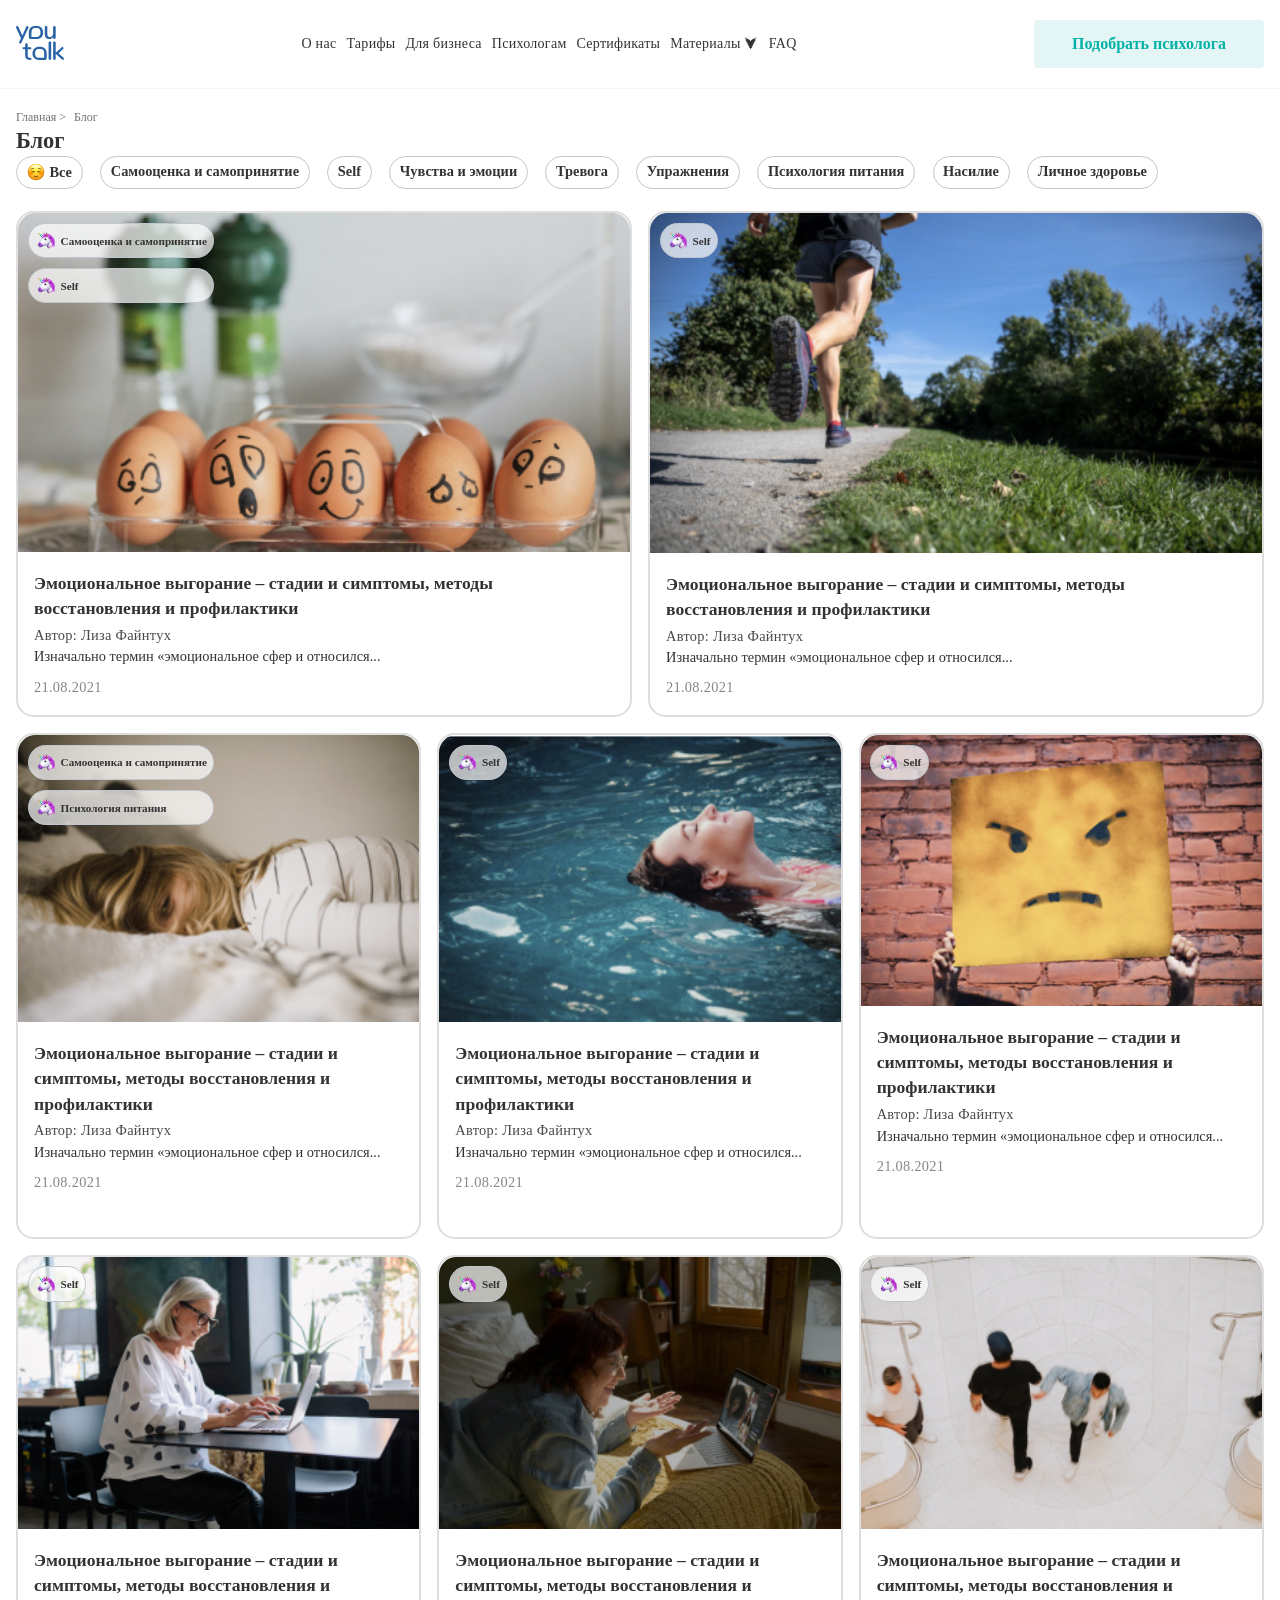
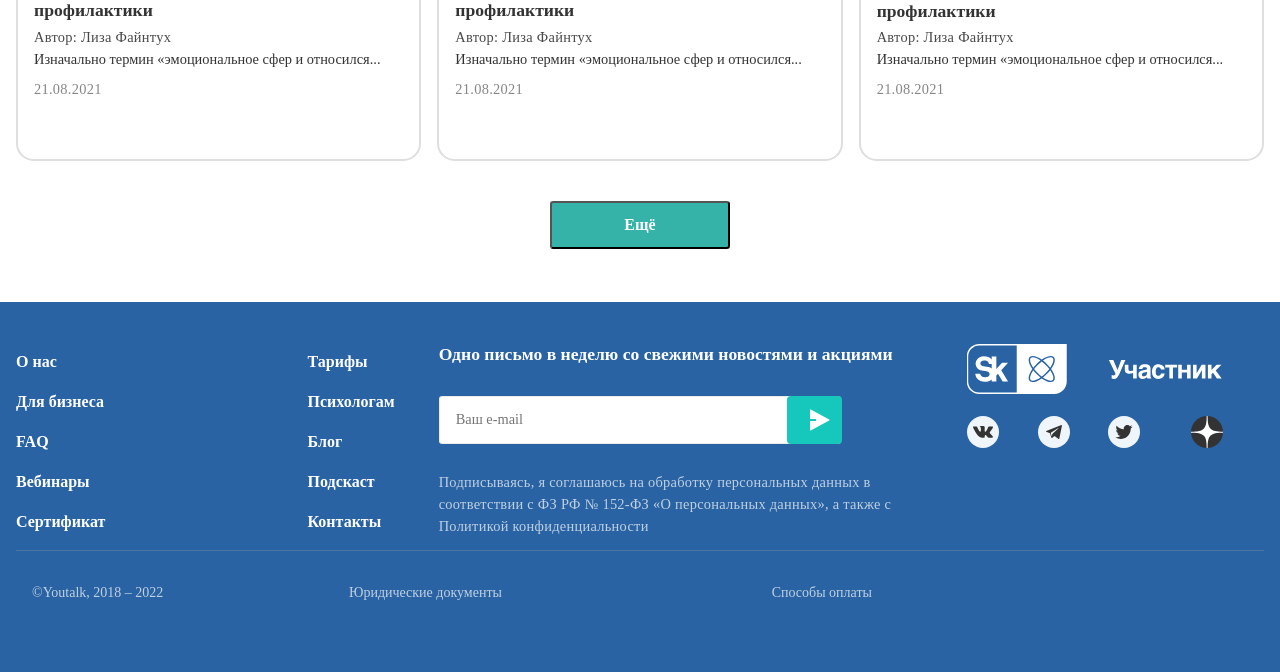
<file: index.html>
<!DOCTYPE html>
<html lang="ru">

<head>
  <meta charset="UTF-8">
  <meta name="viewport" content="width=device-width, initial-scale=1.0">
  <link rel="stylesheet" href="./style/style.css">
  <!-- <link rel="stylesheet" href="/style-pages/anxiety.css"> -->
   <link rel="stylesheet" href="./style/reset.css">
  <link rel="preconnect" href="https://fonts.googleapis.com">
  <link rel="preconnect" href="https://fonts.gstatic.com" crossorigin>
  <link href="https://fonts.googleapis.com/css2?family=Montserrat:ital,wght@0,100..900;1,100..900&display=swap"
    rel="stylesheet">
  <title>YouTalk</title>
</head>

<body>
  <header class="header">
    <a class="header__logo" href="./index.html">
      <img src="./img/svg/header-icon-house.svg" alt="Домой в YouTalk">
    </a>
    <nav class="header__nav">
      <ul>
        <li><a href="./pages/anxiety.html">О нас</a></li>
        <li><a href="./index.html">Тарифы</a></li>
        <li><a href="#">Для бизнеса</a></li>
        <li><a href="#">Психологам</a></li>
        <li><a href="#">Сертификаты</a></li>
        <li><a href="#">Материалы &#11167;</a></li>
        <li><a href="#">FAQ</a></li>
      </ul>
    </nav>
    <button class="header__button">Подобрать психолога</button>
    <button class="header__burger">
      <img class="header__burger-icon" src="./img/svg/header-icon-nav.svg" alt="Разверни навигацию">
    </button>
  </header>
  <!-- хлебные крошки -->
  <nav class="crumbs">
    <ul class="crumbs__nav">
      <li><a href="./index.html">Главная &gt;</a></li>
      <li><a href="./pages/anxiety.html">Блог</a></li>
    </ul>
  </nav>

  <!-- заголовок именю СКРОЛ -->
  <nav class="scrol">
    <h1 class="scrol__title">Блог</h1>
    <ul class="scrol__nav">
      <li>
        <a class="scrol__icon" href="#">
          <img src="./img/svg/nav-smail.svg" alt="">
          Все
        </a>
      </li>
      <li><a href="./pages/anxiety.html">Самооценка и самопринятие</a></li>
      <li><a href="./index.html">Self</a></li>
      <li><a href="./pages/anxiety.html">Чувства и эмоции</a></li>
      <li><a href="#">Тревога</a></li>
      <li><a href="./pages/anxiety.html">Упражнения</a></li>
      <li><a href="#">Психология питания</a></li>
      <li><a href="#">Насилие</a></li>
      <li><a href="#">Личное здоровье</a></li>
    </ul>
  </nav>

  <!-- общий блок с секциями статьи -->
  <div class="main">
    <div class="main__top">
      <section class="main__top-emotion">
        <div class="main__unic">
          <div class="main__laic">
            <img class="main__imgtop" src="./img/svg/unicorn.svg" alt="">
            <span class="main__sptop">Самооценка и самопринятие</span>
          </div>
          <div class="main__laic">
            <img class="main__imgdot" src="./img/svg/unicorn.svg" alt="">
            <span class="main__spdot">Психология питания</span>
          </div>
        </div>
        <img src="./img/jpg/max-title1.jpg" alt="Эмоциональное выгорание">
        <h3 class="main__top-emotion-title">Эмоциональное выгорание – стадии и симптомы, методы восстановления и
          профилактики
        </h3>
        <span class="main__top-emotion-author">Автор: Лиза Файнтух</span>
        <p class="main__top-emotion-article">Изначально термин «эмоциональное сфер и относился...</p>
        <span class="main__top-emotion-date">21.08.2021</span>
      </section>
      <section class="main__top-sport">
        <div class="main__unic">
          <div class="main__laic">
            <img class="main__imgtop" src="./img/svg/unicorn.svg" alt="">
            <span class="main__sptop"> Self</span>
          </div>
        </div>
        <img src="./img/jpg/max-title2.jpg" alt="Эмоциональное выгорание">
        <h3 class="main__top-sport-title">Эмоциональное выгорание – стадии и симптомы, методы восстановления и
          профилактики
        </h3>
        <span class="main__top-sport-author">Автор: Лиза Файнтух</span>
        <p class="main__top-sport-article">Изначально термин «эмоциональное сфер и относился...</p>
        <span class="main__top-sport-date">21.08.2021</span>
      </section>
    </div>
    <div class="main__wrap">
      <section class="main__emotion">
        <div class="main__unic">
          <div class="main__laic">
            <img class="main__imgtop" src="./img/svg/unicorn.svg" alt="">
            <span class="main__sptop">Самооценка и самопринятие</span>
          </div>
          <div class="main__laic">
            <img class="main__imgdot" src="./img/svg/unicorn.svg" alt="">
            <span class="main__spdot">Self</span>
          </div>
        </div>
        <img src="./img/jpg/max-title1.jpg" alt="Эмоциональное выгорание">
        <h3 class="main__emotion-title">Эмоциональное выгорание – стадии и симптомы, методы восстановления и
          профилактики
        </h3>
        <span class="main__emotion-author">Автор: Лиза Файнтух</span>
        <p class="main__emotion-article">Изначально термин «эмоциональное сфер и относился...</p>
        <span class="main__emotion-date">21.08.2021</span>
      </section>
      <section class="main__sport">
        <div class="main__unic">
          <div class="main__laic">
            <img class="main__imgdot" src="./img/svg/unicorn.svg" alt="">
            <span class="main__spdot">Self</span>
          </div>
        </div>
        <img src="./img/jpg/max-title2.jpg" alt="Эмоциональное выгорание">
        <h3 class="main__sport-title">Эмоциональное выгорание – стадии и симптомы, методы восстановления и профилактики
        </h3>
        <span class="main__sport-author">Автор: Лиза Файнтух</span>
        <p class="main__sport-article">Изначально термин «эмоциональное сфер и относился...</p>
        <span class="main__sport-date">21.08.2021</span>
      </section>
      <section class="main__slip">
        <div class="main__unic">
          <div class="main__laic">
            <img class="main__imgtop" src="./img/svg/unicorn.svg" alt="">
            <span class="main__sptop">Самооценка и самопринятие</span>
          </div>
          <div class="main__laic">
            <img class="main__imgdot" src="./img/svg/unicorn.svg" alt="">
            <span class="main__spdot">Психология питания</span>
          </div>
        </div>
        <img src="./img/jpg/title3.jpg" alt="Эмоциональное выгорание">
        <h3 class="main__slip-title">Эмоциональное выгорание – стадии и симптомы, методы восстановления и профилактики
        </h3>
        <span class="main__slip-author">Автор: Лиза Файнтух</span>
        <p class="main__slip-article">Изначально термин «эмоциональное сфер и относился...</p>
        <span class="main__slip-date">21.08.2021</span>
      </section>
      <section class="main__pool">
        <div class="main__unic">
          <div class="main__laic">
            <img class="main__imgdot" src="./img/svg/unicorn.svg" alt="">
            <span class="main__spdot">Self</span>
          </div>
        </div>
        <img src="./img/jpg/title4.jpg" alt="Эмоциональное выгорание">
        <h3 class="main__pool-title">Эмоциональное выгорание – стадии и симптомы, методы восстановления и профилактики
        </h3>
        <span class="main__pool-author">Автор: Лиза Файнтух</span>
        <p class="main__pool-article">Изначально термин «эмоциональное сфер и относился...</p>
        <span class="main__pool-date">21.08.2021</span>
      </section>
      <section class="main__anger">
        <div class="main__unic">
          <div class="main__laic">
            <img class="main__imgdot" src="./img/svg/unicorn.svg" alt="">
            <span class="main__spdot">Self</span>
          </div>
        </div>
        <img src="./img/jpg/anger.jpg" alt="Эмоциональное выгорание">
        <h3 class="main__anger-title">Эмоциональное выгорание – стадии и симптомы, методы восстановления и профилактики
        </h3>
        <span class="main__anger-author">Автор: Лиза Файнтух</span>
        <p class="main__anger-article">Изначально термин «эмоциональное сфер и относился...</p>
        <span class="main__anger-date">21.08.2021</span>
      </section>
      <section class="main__study">
        <div class="main__unic">
          <div class="main__laic">
            <img class="main__imgdot" src="./img/svg/unicorn.svg" alt="">
            <span class="main__spdot">Self</span>
          </div>
        </div>
        <img src="./img/jpg/study.jpg" alt="Эмоциональное выгорание">
        <h3 class="main__study-title">Эмоциональное выгорание – стадии и симптомы, методы восстановления и профилактики
        </h3>
        <span class="main__study-author">Автор: Лиза Файнтух</span>
        <p class="main__study-article">Изначально термин «эмоциональное сфер и относился...</p>
        <span class="main__study-date">21.08.2021</span>
      </section>
      <section class="main__anxiety">
        <div class="main__unic">
          <div class="main__laic">
            <img class="main__imgdot" src="./img/svg/unicorn.svg" alt="">
            <span class="main__spdot">Self</span>
          </div>
        </div>
        <img src="./img/jpg/anxiety.jpg" alt="Эмоциональное выгорание">
        <h3 class="main__anxiety-title">Эмоциональное выгорание – стадии и симптомы, методы восстановления и
          профилактики
        </h3>
        <span class="main__anxiety-author">Автор: Лиза Файнтух</span>
        <p class="main__anxiety-article">Изначально термин «эмоциональное сфер и относился...</p>
        <span class="main__anxiety-date">21.08.2021</span>
      </section>
      <section class="main__garbage">
        <div class="main__unic">
          <div class="main__laic">
            <img class="main__imgdot" src="./img/svg/unicorn.svg" alt="">
            <span class="main__spdot">Self</span>
          </div>
        </div>
        <img src="./img/jpg/garbage.jpg" alt="Эмоциональное выгорание">
        <h3 class="main__garbage-title">Эмоциональное выгорание – стадии и симптомы, методы восстановления и
          профилактики
        </h3>
        <span class="main__garbage-author">Автор: Лиза Файнтух</span>
        <p class="main__garbage-article">Изначально термин «эмоциональное сфер и относился...</p>
        <span class="main__garbage-date">21.08.2021</span>
      </section>
      <button class="main__clic">Ещё</button>
    </div>
  </div>

  <footer class="footer">
    <!-- <div class="footer__section"> -->
    <ul class="footer__section-nav">
      <li><a href="#">О нас</a></li>
      <li><a href="#">Тарифы</a></li>
      <li><a href="#">Для бизнеса</a></li>
      <li><a href="#">Психологам</a></li>
      <li><a href="#">FAQ</a></li>
      <li><a href="#">Блог</a></li>
      <li><a href="#">Вебинары</a></li>
      <li><a href="#">Подскаст</a></li>
      <li><a href="#">Сертификат</a></li>
      <li><a href="#">Контакты</a></li>
    </ul>
    <!-- <div class="footer__section-form"> -->
    <p class="footer__form-title">Одно письмо в неделю со свежими новостями и акциями</p>
    <div class="footer__sear">
      <input class="footer__em" type="email" name="email" placeholder="Ваш e-mail" />
      <button class="footer__vector">
        <svg class="footer__vector-bt" width="55" height="48" viewBox="0 0 55 48" fill="none"
          xmlns="http://www.w3.org/2000/svg">
          <rect width="55" height="48" rx="4" fill="#16C8BB" />
          <path
            d="M23 25.0001H29V23.0001H23V13.8461C23 13.7592 23.0227 13.6738 23.0657 13.5984C23.1088 13.5229 23.1708 13.46 23.2456 13.4158C23.3204 13.3716 23.4054 13.3476 23.4923 13.3463C23.5791 13.3449 23.6649 13.3662 23.741 13.4081L42.203 23.5621C42.2814 23.6053 42.3468 23.6687 42.3923 23.7457C42.4378 23.8228 42.4618 23.9106 42.4618 24.0001C42.4618 24.0896 42.4378 24.1774 42.3923 24.2545C42.3468 24.3315 42.2814 24.3949 42.203 24.4381L23.741 34.5921C23.6649 34.634 23.5791 34.6553 23.4923 34.654C23.4054 34.6526 23.3204 34.6287 23.2456 34.5844C23.1708 34.5402 23.1088 34.4773 23.0657 34.4018C23.0227 34.3264 23 34.241 23 34.1541V25.0001Z"
            fill="white" />
        </svg>
      </button>
    </div>
    <p class="footer__form-agreement">Подписываясь, я соглашаюсь на обработку персональных данных в соответствии с
      ФЗ РФ № 152-ФЗ «О персональных
      данных», а также с Политикой конфиденциальности</p>
    <div class="footer__participant">
      <img class="footer__icon-sk" src="./img/svg/sk.svg" alt="skillfactori">
      <img class="footer__icon-part" src="./img/svg/part.svg" alt="участник">
      <img class="footer__icon-w" src="./img/svg/w.svg" alt="wk">
      <img class="footer__icon-tel" src="./img/svg/tel.svg" alt="tel">
      <img class="footer__icon-tvit" src="./img/svg/tvit.svg" alt="tvit">
      <img class="footer__icon-dz" src="./img/svg/dz.svg" alt="dzen">
    </div>
    <div class="footer__line"></div>
    <span class="footer__data">©Youtalk, 2018 – 2022</span>
    <span class="footer__doc">Юридические документы</span>
    <span class="footer__mani">Способы оплаты</span>
  </footer>
</body>

</html>
</file>
<file: style-pages/anxiety.css>
.crumbs__nav-briefly,
.crumbs__nav-lonu {
  display: none;
}
.anxiety {
  margin: 0 auto;
  padding: 1.4rem 1rem 0 1rem;
  padding-top: 1.4rem;
  /* width: 320px; */
  box-sizing: border-box;
  font-size: .9rem;
  font-weight: 400;
}
/* img{
  width: 100%;
} */

h1 {
  font-weight: 700;
  font-size: 1.4rem;
  line-height: 133%;
  color: #333;
}

h3 {
  font-weight: 700;
  font-size: 1.1rem18px;
  line-height: 144%;
  color: #333;
}

h4 {
  font-weight: 700;
  font-size: 1rem;
  line-height: 150%;
  color: #333;
}

.btn {
  cursor: pointer;
  background: #35b3a9;
  color: #fff;
  text-align: center;
}

.btn:hover {
  background: #2d4e4c;
}

.crumbs__nav-briefly,
.crumbs__nav-lonu {
  display: none;
}

.fear__publication {
  margin: 0 .2rem 1rem 0;
}

.fear__autors,
.fear__autor,
.fear__data {
  line-height: 143%;
  color: #494949;
}

.fear__cont {
  /* margin-bottom: 8px; */
  font-weight: 700;
  font-size: 1rem;
  line-height: 150%;
  color: #333;
}
.fear__wide{
  width: 100%;
}
.fear__content {
  margin: .6rem 0 1rem 1.3rem;
  font-weight: 500;
  font-size: 1rem;
  line-height: 150%;
  color: #333;
  text-decoration: underline;
}

.points li:before {
  content: "\2022";
  /* юникод точки */
  color: #03b2a5;
  /* Менять цвет */
  font-weight: bold;
  /* Менять жирность */
  display: inline-block;
  /* Расстояние между точкой и текстом */
  width: 1em;
  /* Задать значение расстояния */
}

.fear h3 {
  margin-bottom: .6rem;
}

.fear__title>p {
  font-weight: 500;
  font-size: 1rem;
  line-height: 150%;
  color: #333;
}


.advices {
  padding: 1rem 1rem .6rem 1rem;
  margin-bottom: 1rem;
  background: #f3f7fe;
}

.advices p {
  font-style: italic;
  font-weight: 400;
  font-size: 1rem;
  line-height: 150%;
  color: #333;
}

.advices span {
  display: block;
  padding-bottom: 1rem;
  font-weight: 700;
  font-size: 1rem;
  line-height: 150%;
  color: #333;
}

.management {
  margin-bottom: 1rem;
  /* height: 374px; */
}

.management h3 {
  margin-bottom: .6rem;
}

.management__content,
.benefit__content {
  margin-bottom: 1rem;
  font-weight: 500;
  font-size: 1rem;
  line-height: 150%;
  color: #333;
}

.management p {
  font-weight: 500;
  font-size: 1rem;
  line-height: 150%;
  color: #333
}
.management__advice {
  padding: 1.3rem;
  font-style: italic;
  font-weight: 400;
  font-size: 1rem;
  line-height: 150%;
  text-align: center;
  color: #333;
  background-image: url(/img/png/puddle.png);
  background-repeat: no-repeat;
  background-position-x: center;
  background-position-y: center;
}
.management__levo,
.management__garb{
  width: 100%;
}
.exercise-one,
.exercise-ones {
  margin-bottom: 1rem;
  font-weight: 500;
  font-size: 1rem;
  line-height: 150%;
  color: #333;
  background: #fefaec;
  border-radius: 1rem;
  padding: 1rem;
}

.oneblu {
  background: rgba(3, 178, 165, 0.1);
}


.exercise-one h4,
.exercise-ones h4 {
  margin-bottom: .6rem;
}

.benefit {
  margin-bottom: 1rem;
}

.benefit p {
  font-weight: 500;
  font-size: 1rem;
  line-height: 150%;
  color: #333;
}
.benefit__han{
  width: 100%;
}

.exercise-two {
  margin-bottom: 1rem;
  border-radius: 1rem;
  padding: 1rem;
  background: #fff3eb;
}

.exercise-two h4 {
  margin-bottom: .6rem;
  font-weight: 700;
  font-size: 1rem;
  line-height: 150%;
  color: #333;
}

.exercise-two p {
  font-weight: 500;
  font-size: 1rem;
  line-height: 150%;
  color: #333;
}

.doctor {
  margin-bottom: 1rem;
}

.doctor p {
  font-weight: 500;
  font-size: 1rem;
  line-height: 150%;
  color: #333;
}

.doctor__img-line {
  height: 2rem;
}

.doctor__cha,
.doctor__sunse,
.doctor__img-line{
  width: 100%;
}

.together{
  padding: 20px;
  margin-bottom: 1rem;
  display: flex;
  justify-content: center;
  flex-direction: column;
  align-items: center;
  background: #e6f0fd;
  border-radius: 1rem;
}
.together img{
  width: 100%;
}
.together h3 {
  padding-bottom: .6rem;
  font-weight: 700;
  font-size: 1.1rem;
  line-height: 133%;
  /* text-align: center; */
  color: #333;
}
.together p {
  padding-bottom: .6rem;
  line-height: 143%;
  color: #333;
}
.together__detail {
  border-radius: .2rem;
  width: 239px;
  height: 48px;
  font-weight: 700;
  font-size: 1rem;
  line-height: 150%;
}



.card {
  margin-bottom: 1rem;
  border: 1px solid #dedede;
  border-radius: 1rem;
  padding: 1.2rem;
  background: #fff;
}

.card-vrap {
  display: grid;
  grid-template-columns: repeat(6, 1fr);
  justify-content: center;
  position: relative;
}

/* блок с конём в карточке */
.card__unic {
  margin: -1.4rem;
  padding: 0;
  position: absolute;
}

.card__laic {
  margin: .6rem;
  border-radius: .5rem;
  padding: 0px .5rem;
  /* width: 105px; */
  height: 1.8rem;
  background: rgba(243, 244, 248, 0.7);

}

.card__unic img {
  margin-bottom: -.2rem;
  width: 1.2rem;
}


.card__sptop,
.cardmain__spdot {
  font-weight: 600;
  font-size: .9rem;
  line-height: 143%;
  color: #333;
}
.card-vrap__lilia {
  margin: 0 auto;
  width: 65%;
  /* width: 62%; */
  grid-column: 1 / 7;
  /* justify-content: center; */
}
.card-vrap__krug{
  margin: 0 auto;
  /* display: inline-block; */
  /* text-align: center; */
  width: 100%;
}

.card-vrap__krug {
  border-radius: 100%;
}

.card-vrap__name {
  font-weight: 700;
  font-size: 20px;
  line-height: 140%;
  text-align: center;
  color: #333;
  grid-column: 1 / 7;
  text-align: center;
}

.card-vrap__profession {
  font-weight: 600;
  font-size: 16px;
  line-height: 150%;
  text-align: center;
  color: #333;
  grid-column: 1 / 7;
  text-align: center;
}

.card-vrap__experience {
  font-weight: 500;
  line-height: 143%;
  color: #a2a7b1;
  text-align: right;
  grid-column: 1 / 4;
}

.card-vrap__age {
  padding-left: 8px;
  font-weight: 500;
  line-height: 143%;
  color: #a2a7b1;
  text-align: left;
  grid-column: 4 / 7;
}

.card__line {
  margin: 16px 0 16px 0;
  border: 1px solid #dedede;
}
.card h4{
  display: block;
  text-align: center;
  font-weight: 700;
font-size: 16px;
line-height: 150%;
color: #333
}
.card__content {
  margin-bottom: 16px;
  line-height: 143%;
  color: #333;
  text-align: center;
}

.card__detail {
  border-radius: 4px;
  padding: 12px 16px;
  width: 250px;
  height: 48px;
  background: #35b3a9;
  display: block;
  margin: 0 auto;
}

.card__detail:active {
  cursor: pointer;
  background: #27cec0;
  color: #cfc9c9;
}

.praise{
  width: 100%;
}


.proposal {
  padding: 8px;
  margin-bottom: 60px;
  border: 1px solid #dedede;
  border-radius: 24px;
  display: grid;
  grid-template-columns: repeat(3, 1fr);
}
.proposal h4 {
  margin-bottom: 16px;
  font-weight: 700;
  font-size: 24px;
  line-height: 133%;
  color: #2963a3;
  grid-column: 1 / 4;
}
.proposal p {
  margin-bottom: 16px;
  line-height: 143%;
  color: #011632;
  grid-column: 1 / 4;
}

.col {
  font-weight: 700;
  font-size: 24px;
  line-height: 133%;
  color: #333;
}

.proposal__mani {
  margin-bottom: 16px;
  grid-column: 1/2;
}
.proposal__rub {
  grid-column: 2/4;
}
.proposal__detail {
  border-radius: 4px;
  padding: 12px 16px;
  width: 108px;
  height: 48px;
  background: #35b3a9;
  grid-column: 1/3;
}
.proposal img {
  margin: 20px 0 -10px 0;
  display: block;
  grid-column: 3/4;
}



@media screen and (min-width: 320px) {
  .crumbs__nav-briefly,
  .crumbs__nav-lonu{
    display: none;
  }
}
@media screen and (min-width: 414px) {
  .crumbs__nav-briefly{
    display: inline-block;
  }
  .management__advice{
    padding: 2.3rem;
  }
}


@media screen and (min-width: 768px){
  .crumbs__nav-lonu{
    display: inline-block;
  }
  .fear h1{
    font-weight: 700;
font-size: 48px;
line-height: 117%;
color: #333;
  }
  .management__advice{
    padding: 3.3rem;
  }
  /* .management{
    position: relative;
  } */
  .management__levo{
    margin: 24px 24px 24px 0;
    width: 294px;
    float: left;
    /* position: absolute; */
  }
  .exercise-one{
    margin-top: 12%;
  }
  .benefit__han{
    margin-right: 24px;
    width: 294px;
    float: left;
  }
  .doctor{
    position: relative;
  }
  .doctor__poza-cha{
   width: 50%;
    display: flex;
    margin-right: 14px;
    flex-direction: column;
    row-gap: 16px;
    float: left;
  }
  .doctor__poza-sunse{
    width: 48%;
    display: flex;
    flex-direction: column;
    row-gap: 16px;
  }
  .together{
    width: 49%;
    float: left;
  }
  .together img{
    width: 100%;
  }
  
  .card{
    width: 49%;
    float: right;
  }
  .praise{
    padding: 0;
    margin-bottom: 10px;
    margin: 0 10px 0 0;
    width: 49%;
    float: left;
    height: 237px;
  }
  .proposal{margin-bottom: 10px;
    padding: 8px;
    width: 49%;
    /* float: right; */
  }
}
@media screen and (min-width: 1024px){
.anxiety{
  padding: 20px;
  display: grid;
  /* grid-template-columns: repeat(4, 1fr);
  grid-template-rows: repeat(8, 1fr); */
  grid-template-columns: 70% 30%;
  grid-template-rows: auto auto auto auto auto auto auto auto;
  column-gap: 16px;
  grid-template-areas:    "fear            together"
                          "fear            card"
                          "advices         praise"
                          "management      proposal"
                          "exercise-one    ."
                          "benefit ."
                          "exercise-two ."
                          "doctor ."
                          "exercise-ones .";
}
.fear{
/* grid-column: 1/4; */
/* grid-row: 1/2; */
grid-area: fear;
max-height: 10%;
}
.advices{
  /* grid-column: 1/4; */
/* grid-row: 2/3; */
grid-area: advices;
}
.management{
  /* grid-column: 1/4; */
  grid-area: management;
}
.exercise-one{
  margin: 0;
  /* grid-column: 1/4; */
  grid-area: exercise-one;
}
.benefit{
  /* grid-column: 1/4; */
  grid-area: benefit;
}
.exercise-two{
  /* grid-column: 1/4; */
  grid-area: exercise-two;
}
.doctor{
  /* grid-column: 1/4; */
  grid-area: doctor;
}
.exercise-ones{
  /* grid-column: 1/4; */
  grid-area: exercise-ones;
}


.together{
  width: 100%;
  max-height: 100%;
  /* margin: top; */
  /* grid-column: 4/5; */
/* grid-row: 1/2; */
  /* grid-row: 1fr; */
  grid-area: together;
}
.card{
  width: 100%;
  /* grid-column: 4/5; */
  max-height: 100%;
  grid-area: card;
}
.praise{
  max-height: 100%;
    margin-bottom: 20px;
  width: 100%;
  /* grid-column: 4/5; */
  grid-area: praise;
}
.proposal{
  width: 100%;
  /* grid-column: 4/5; */
  grid-area: proposal;
  max-height: 23%;
}
}

@media screen and (min-width: 1440px){
  .header{padding: 40px 150px 0 120px;
    /* padding: 20px 120px; */
  }
  .header__nav{
    /* background-color: red; */
    width: 70%;
    /* justify-content: space-around; */
  }
  .header__nav ul li{
    padding: 0 1.1rem;
    font-weight: 500;
font-size: 20px;
line-height: 114%;
letter-spacing: 0.02em;
text-align: center;
color: #333;
  }
  .anxiety{
    padding: 20px 120px;
    column-gap: 228px;
    grid-template-columns: 60% 22%;
  }
}
</file>
<file: style/style.css>
/* обнуление стилей */
@import '/style/reset.css';
@import '/style/normalize.css';
*{
  box-sizing: border-box;
}
body {
  font-family: "Montserrat";
}

/* 1rem = 16px */

/* header */
.header {
  margin: 0 auto 1.2rem auto;
  padding: 0 1rem;
  /* min-width: 288px; */
  height: 100%;
  border-bottom: 1px solid #EFF5FB;
  display: flex;
  justify-content: space-between;
  align-items: center;
}
/* прячим навигацию и кнопку Подобрать психолога*/
.header__nav,
.header__button {
  display: none;
}
/* кнопка картинка бургера */
.header__burger {
  cursor: pointer;
  background-color: transparent;
  border: none;
}


/* хлебные крошки */
.crumbs {
  padding: 0 1rem;
  /* padding-top: 24px; */
  margin: 0 auto;
  /* width: 288px; */
}
.crumbs__nav {
  display: inline-flex;
  align-items: center;
}
.crumbs__nav li {
  margin-right: 8px;
}
.crumbs__nav li a {
  font-weight: 400;
  font-size: 12px;
  line-height: 150%;
  text-align: center;
  color: rgba(51, 51, 51, 0.7);
  text-decoration: none;
}
.crumbs__nav li a:hover {
  color: #0ecec1;
}


/* навигация с перемоткой */
.scrol {
  padding: 0 1rem;
  margin: 0 auto 1.4rem auto;
  /* width: 288px; */
}
.scrol__title { /* заголовок блок */
  font-weight: 700;
  font-size: 1.4rem;
  line-height: 133%;
  color: #333;
}
.scrol__nav { /* ul */
  display: flex; /* элементв в ряд */
  overflow-x: auto; /*  */
  scrollbar-width: none; /* убираем скролл */
}
.scrol__icon { /* ссылка, в ней картинка смайлик */
  display: flex;
  align-items: center; /* выравниваем элементы между собой по высоте */
  justify-content: space-around; /* свободное пространство делится поровну между элементами*/
  gap: .3rem; /* отступ между элементами */
}
.scrol__nav li {
  padding: .4rem .6rem;
  margin-right: .6rem;
  border: .1rem solid #c1c5cd;
  border-radius: 1.3rem;
  white-space: nowrap; /* не переносить контент в нутри блока */
}
.scrol__nav li:hover { /* при наведении меняем рамку и цвет у li */
  border: .2px solid #16c8bb;
  border-radius: 24px;
  background: #f9fdfd;
}
.scrol__nav li a { /* ссылка */
  font-weight: 600;
  font-size: .9rem;
  color: #333;
  text-decoration: none; /* убираем подчёркивание ссылок */
}
.scrol__nav li a:hover{
  color: #16c8bb;;
}


/* общий контейнер под все секции */
.main {
  margin: 0 auto;
  padding: 0 1rem;
  /* width: 288px; */
}
.main img { /* все картинки в контенте */
  border-radius: 1.1rem 1.1rem 0px 0px; /* бордер */
  width: 100%; /* ширина картинки под блок в котором находится */
}
.main__top { /* прячим верхний блок с контентом (для мобилок) */
  display: none;
}
.main__unic { /* ощий блок с иконками (с конём) */
  position: absolute; /* позиционируем этот блок относительно родителя */
}
.main__laic { /* блок с иконкой и span */
  margin: .6rem;
  border: .1rem solid #c1c5cd;
  border-radius: 1.4rem;
  padding: .4rem;
  background: rgba(255, 255, 255, 0.7);
  display: flex; /* делаем флексом */
  justify-content: flex-start; /* ровняем к левому краю (по умолчанию) */
  align-items: center; /* ровняем по высоте */
  gap: .3rem; /* отступ между элементами */
}
.main__unic img { /* иконка с конём */
  width: 1.3rem;
}
.main__sptop, /* span */
.main__spdot {
  font-weight: 600;
  font-size: .7rem;
  line-height: 143%;
  color: #333;
}


/* секции с контентом в нижнем контейнере main__wrap */
.main__emotion,
.main__sport,
.main__slip,
.main__pool,
.main__anger,
.main__study,
.main__anxiety,
.main__garbage {
  padding-bottom: 1rem; 
  margin-bottom: 1rem;/* отступ между блоками */
  border: 2px solid #dedede; /* бордер вокруг */
  border-radius: 1.1rem; /* скругление */
  /* display: block; */
  position: relative; /* относительно этих блоков позиционировались блоки с иконкой и span */
}
.main__top-emotion-title, /* заголовки */
.main__top-sport-title,
.main__emotion-title,
.main__sport-title,
.main__slip-title,
.main__pool-title,
.main__anger-title,
.main__study-title,
.main__anxiety-title,
.main__garbage-title {
  padding: 1rem 1rem .2rem 1rem;
  font-weight: 700;
  font-size: 1.1rem;
  line-height: 144%;
  color: #333;
}
.main__top-emotion-author, /* span автор */
.main__top-sport-author,
.main__emotion-author,
.main__sport-author,
.main__slip-author,
.main__pool-author,
.main__anger-author,
.main__study-author,
.main__anxiety-author,
.main__garbage-author {
  padding: 0 1rem .6rem 1rem;
  font-weight: 400;
  font-size: .9rem;
  line-height: 150%;
  letter-spacing: 0.02em;
  color: #494949;
}
.main__top-emotion-article, /* параграф */
.main__top-sport-article,
.main__emotion-article,
.main__sport-article,
.main__slip-article,
.main__pool-article,
.main__anger-article,
.main__study-article,
.main__anxiety-article,
.main__garbage-article {
  padding: 0 1rem .6rem 1rem;
  font-weight: 400;
  font-size: .9rem;
  line-height: 143%;
  color: #333;
}
.main__top-emotion-date, /* span с датой */
.main__top-sport-date,
.main__emotion-date,
.main__sport-date,
.main__slip-date,
.main__pool-date,
.main__anger-date,
.main__study-date,
.main__anxiety-date,
.main__garbage-date {
  padding: 0 0 0 1rem;
  font-weight: 400;
  font-size: .9rem;
  line-height: 150%;
  letter-spacing: 0.02em;
  color: #868686;
}
.main__clic { /* кнопка ЕЩЁ */
  margin: 1.5rem auto 3.3rem auto;
  /* margin: 0 0 3.5rem 4rem; */
  border-radius: .2rem;
  padding: .0rem 1rem;
  width: 11.2rem;
  height: 3rem;
  background: #35b3a9;
  font-weight: 700;
  font-size: 1rem;
  line-height: 150%;
  color: #fff;
  cursor: pointer;
  display: block;
}
.main__clic:hover {
  background: #23a89d;
}
.main__anger, /* скрываем блоки со статьями для мобилки */
.main__study,
.main__anxiety,
.main__garbage {
  display: none;
}

/* подвал */
.footer {
  margin: 0 auto; /* ровняем блок по центру */
  padding: 2rem 1rem; /* общий падинг верх-низ и лево-право */
  background-color: #2963A3;
  display: grid; /* разбиваем блок на сетку */
  grid-template-columns: repeat(12, 1fr); /* указываем 12 колонок (думаю так точнее выставить ячейки относительно друг друга) */
  row-gap: .5rem; /* расстояние между секциями сетки */
}
.footer__section-nav { /* навигация ul */
  display: grid; /* так как в списке много li, то */
  grid-template-columns: auto auto; /* делим на две колонки */
  grid-template-rows: repeat(5, auto); /* и 5 рядов */ 
  grid-column: 1/13; /* блок занимает весь верхний ряд  */
  justify-content: space-between; /* раскидали колонки по краям */
}
/*  */
.footer__section-nav a { /* ссылки */
  text-decoration: none; /* убираем подчёркивание */
  font-weight: 700;
  font-size: 1rem;
  line-height: 150%;
  color: #fff;
}
.footer__section-nav a:hover { /* при наведении на ссылку */
  color: #06a6c2;
}
.footer__form-title { /* параграф у формы  */
  grid-column: 1/13; /* занимаем весь ряд */
  font-weight: 700;
  font-size: 1.1rem;
  line-height: 144%;
  color: #fff;
}
.footer__sear{ /* блок с полем ввода и  svg */
  grid-column: 1/13; /* занимаем весь ряд */
  position: relative; /* внём позиционируем кнопку с svg */
}
.footer__em {  /* поле ввода */
  padding: 0 0 0 1rem; /* отступ текста в поле ввода */
  border: .1rem solid rgba(157, 157, 157, 0.2); /* бордер с затемнением */
  border-radius: .2rem;
  width: 100%;
  /* box-sizing: border-box; */
  height: 3rem; /* высота поля */
  font-weight: 400; /* толщина текста */
  font-size: .9rem; /* размер шрифта */
  line-height: 143%;
  color: #9d9d9d;
}
.footer__vector { /* сама кнопка с svg внутри */
  padding: 0;
  margin: 0 0 0 -3.3rem; /* подставляем к полю ввода данных */
  width: 3.3rem;
  height: 2.9rem;
  position: absolute; /* её позицианируем относительно родителя */
}
 
.footer__vector-bt{ /* svg иконка в кнопке */
  margin: -.1rem 0 0 -0.2rem; /* подставляем к полю ввода данных */
}
.footer__form-agreement { /* параграф */
  font-weight: 400;
  font-size: .9rem;
  line-height: 150%;
  letter-spacing: 0.02em;
  color: #fff;
  opacity: 0.7; /* затемнение */
  grid-column: 1/13; /* весь ряд */
}
.footer__participant { /* блок с иконками.  */
  padding: 0 0 .9rem 0;
  border-bottom: 1px solid #9D9D9D;
  display: grid; /* его самого деаем grid */
  grid-template-columns: repeat(6 1fr); /* 6 колонок с авто шириной. И расстовляем в нём иконки */
  grid-column: 1/13; /* весь ряд */
}
/* иконки ставим по местам */
.footer__icon-sk { /* Sk */
  padding-bottom: 1.1rem;
  grid-column: 1/3; /* весь ряд */
}
.footer__icon-part { /* участник */
  grid-column: 3/7;
}
.footer__icon-w { /* вк */
  grid-column: 1/2;
}
.footer__icon-tel { /* тел */
  grid-column: 2/3;
}
.footer__icon-tvit { /* твит */
  padding-right: 10px;
  grid-column: 3/4;
}
.footer__icon-dz { /* дзен */
  grid-column: 4/5;
}
.footer__data { /* span дата */
  /* padding: 0 16px 20px 16px; */
  font-weight: 400;
  font-size: .9rem;
  line-height: 143%;
  color: #fff;
  opacity: .7;
  grid-column: 1/13; /* весь ряд */
}
.footer__doc { /* span Юр док */
  /* padding: 0 16px 20px 16px; */
  font-family: var(--font-family);
  font-weight: 400;
  font-size: .9rem;
  line-height: 143%;
  color: #fff;
  opacity: .7;
  grid-column: 1/13; /* весь ряд */
}
.footer__mani { /* span способ оплаты */
  /* padding: 0 16px 37px 16px; */
  font-weight: 400;
  font-size: .9rem;
  line-height: 143%;
  color: #fff;
  opacity: 0.7;
  grid-column: 1/13; /* весь ряд */
}



/*  */
/* media запросы. Если разрешение экрана больше указанного, то выполняем запрос */

/* @media screen and (max-width: 786px){
  .scrol__nav {
    display: flex;
    flex-wrap: wrap;
    gap: 8px;
  }
  .main__wrap {
    margin: 0;
    padding: 0;
    display: grid;
    grid-template-columns: 1fr 1fr 1fr 1fr;
    column-gap: 16px;
  }


  .main__anger,
  .main__study,
  .main__anxiety,
  .main__garbage {
    display: block;
  }

  .main__emotion {
    grid-column: 1 / 5;
    grid-row: 1/2;
  }

  .main__sport {
    grid-column: 1 / 5;
    grid-row: 2/3;
  }

  .main__slip {
    grid-column: 1/3;
    grid-row: 3/4;
  }

  .main__pool {
    grid-column: 3/5;
    grid-row: 3/4;
  }

  .main__anger {
    grid-column: 1/3;
    grid-row: 4/5;

  }

  .main__study {
    grid-column: 3/5;
    grid-row: 4/5;

  }

  .main__anxiety {
    grid-column: 1/3;
    grid-row: 5/6;
  }

  .main__garbage {
    grid-column: 3/5;
    grid-row: 5/6;

  }

  .main__clic {
    grid-column: 1/5;
    grid-row: 6/7;
    justify-self: center;
  }
}
@media screen and (max-width: 415px){
  .scrol__nav {
    flex-wrap: nowrap;
  }
}

@media (max-width: 320px){
  .footer__vector { 
    display: none; 
  }
} */
/* @media screen and (max-width: 415px){
  .footer__vector { 
    display: inline-block; 
  }
} */
/* @media screen and (max-width: 768px){
  .scrol__nav {
    display: flex;
    gap: 8px;
  }
  .main__top {
    display: inline-block;
  }
} */




@media (max-width: 320px){
  .footer__vector { 
    display: none; 
  }
}
@media screen and (min-width: 414px) {

  .header,
  .crumbs,
  .scrol,
  .main,
  .footer {
    /* width: 347px; */
  }

  /* .main__clic {
    margin: 0;
    padding: 0;
    margin: 0 80px 59px 80px;
  } */
  .footer__vector { 
    display: inline-block; 
  }
}

@media screen and (min-width: 768px) {

  .header,
  .crumbs,
  .scrol,
  .main,
  .footer {
    /* width: 728px; */
  }

  .scrol__nav {
    display: flex;
    flex-wrap: wrap;
    gap: 8px;
  }


  .main__top {
    display: none;
  }

  .main__wrap {
    margin: 0;
    padding: 0;
    display: grid;
    grid-template-columns: 1fr 1fr 1fr 1fr;
    column-gap: 16px;
  }


  .main__anger,
  .main__study,
  .main__anxiety,
  .main__garbage {
    display: block;
  }

  .main__emotion {
    grid-column: 1 / 5;
    grid-row: 1/2;
  }

  .main__sport {
    grid-column: 1 / 5;
    grid-row: 2/3;
  }

  .main__slip {
    grid-column: 1/3;
    grid-row: 3/4;
  }

  .main__pool {
    grid-column: 3/5;
    grid-row: 3/4;
  }

  .main__anger {
    grid-column: 1/3;
    grid-row: 4/5;

  }

  .main__study {
    grid-column: 3/5;
    grid-row: 4/5;

  }

  .main__anxiety {
    grid-column: 1/3;
    grid-row: 5/6;
  }

  .main__garbage {
    grid-column: 3/5;
    grid-row: 5/6;

  }

  .main__clic {
    grid-column: 1/5;
    grid-row: 6/7;
    justify-self: center;
  }

  .footer__section-nav {
    /* background-color: #333; */
    /* display: grid; */
    /* grid-template-columns: auto auto; */
    margin-right: 24px;
    /* grid-column-gap: 30px; */
    grid-column: 1/6;
    grid-row: 1/4;
  }

  .footer__section-nav>li>a {
    font-weight: 700;
    font-size: 16px;
    line-height: 250%;
    color: #fff;
  }

  .footer__form-title {
    grid-column: 6/13;
  }

  .footer__sear {
    grid-column: 6/13;
  }

  .footer__form-agreement {
    grid-column: 6/13;
  }

  .footer__participant {
    display: grid;
    grid-template-columns: repeat(12 1fr);
    grid-column: 1/13;
    align-items: center;
  }

  .footer__icon-sk {
    grid-column: 1/3;
  }

  .footer__icon-part {
    padding-bottom: 1.1rem;
    grid-column: 3/5;
  }

  .footer__icon-w {
    grid-column: 1/2;
  }

  .footer__icon-tel {
    grid-column: 2/3;
  }

  .footer__icon-tvit {
    padding-right: 10px;
    grid-column: 3/4;
  }

  .footer__icon-dz {
    grid-column: 4/13;
  }

  .footer__data {
    padding: 0 16px 20px 16px;
    font-weight: 400;
    font-size: 14px;
    line-height: 143%;
    color: #fff;
    opacity: .7;
    grid-column: 1/4;
  }

  .footer__doc {
    padding: 0 16px 20px 16px;
    font-family: var(--font-family);
    font-weight: 400;
    font-size: 14px;
    line-height: 143%;
    color: #fff;
    opacity: .7;
    grid-column: 4/8;
  }

  .footer__mani {
    padding: 0 16px 37px 16px;
    font-weight: 400;
    font-size: 14px;
    line-height: 143%;
    color: #fff;
    opacity: 0.7;
    grid-column: 8/13;
  }
}

@media screen and (min-width:1024px) {

  .header,
  .crumbs,
  .scrol,
  .main,
  .footer {
    /* width: 960px; */
    /* padding: 0; */
  }

  .header__burger {
    display: none;
  }

  .header__nav {
    display: inline;
  }

  .header__nav ul {
    display: flex;
    gap: 10px;
  }

  .header__nav ul li {
    display: flex;
    justify-content: space-between;
  }

  .header__nav ul li a {
    text-decoration: none;
    font-weight: 500;
    font-size: 14px;
    line-height: 114%;
    letter-spacing: 0.02em;
    text-align: center;
    color: #333;
  }

  .header__nav ul li a:hover {
    color: #35b3a9;
  }

  .header__button {
    margin: 20px 0 20px 0;
    display: inline;
    border: 1px solid #e3f5f5;
    border-radius: 4px;
    width: 230px;
    height: 48px;
    background: #e3f5f5;
    font-weight: 700;
    font-size: 16px;
    text-align: center;
    color: #03b2a5;
    cursor: pointer;
  }


  .main__wrap {
    margin: 0;
    padding: 0;
    display: grid;
    grid-template-columns: repeat(6, 1fr);
    grid-template-rows: repeat(3, 1fr);
  }


  .main__anger,
  .main__study,
  .main__anxiety,
  .main__garbage {
    display: block;
  }

  .main__emotion {
    grid-column: 1 / 4;
    grid-row: 1/2;
  }

  .main__sport {
    grid-column: 4/7;
    grid-row: 1/2;
  }

  .main__slip {
    grid-column: 1/3;
    grid-row: 2/3;
  }

  .main__pool {
    grid-column: 3/5;
    grid-row: 2/3;
  }

  .main__anger {
    grid-column: 5/7;
    grid-row: 2/3;

  }

  .main__study {
    grid-column: 1/3;
    grid-row: 3/4;

  }

  .main__anxiety {
    grid-column: 3/5;
    grid-row: 3/4;
  }

  .main__garbage {
    grid-column: 5/7;
    grid-row: 3/4;

  }

  .main__clic {
    grid-column: 1/7;
    grid-row: 4/5;
    justify-self: center;
  }


  .footer {
    padding-top: 40px;
    column-gap: 20px;
  }

  .footer__section-nav {
    display: grid;
    grid-template-columns: auto auto;
    grid-column: 1/5;
    /* column-gap: 120px; */
  }

  .footer__section-nav>li>a {
    font-weight: 700;
    font-size: 16px;
    line-height: 250%;
    color: #fff;
  }

  .footer__form-title {
    grid-column: 5/10;
  }

  .footer__sear {
    grid-column: 5/9;
  }

  .footer__form-agreement {
    grid-column: 5/10;
  }

  .footer__participant {
    border-bottom: none;
    display: grid;
    grid-template-columns: repeat(4 1fr);
    grid-column: 10/13;
    grid-row: 1/3;
  }

  .footer__icon-sk {
    grid-column: 1/3;
  }

  .footer__icon-part {
    grid-column: 3/5;
  }

  .footer__icon-w {
    grid-column: 1/2;
  }

  .footer__icon-tel {
    grid-column: 2/3;
  }

  .footer__icon-tvit {
    padding-right: 10px;
    grid-column: 3/4;
  }

  .footer__icon-dz {
    grid-column: 4/5;
  }

  .footer__line {
    margin-bottom: 24px;
    height: 1px;
    background: #9d9d9d;
    opacity: 0.3;
    grid-column: 1/13;
    grid-row: 4/5;
  }

  .footer__data {
    padding: 0 16px 20px 16px;
    font-weight: 400;
    font-size: 14px;
    line-height: 143%;
    color: #fff;
    opacity: .7;
    grid-column: 1/4;
  }

  .footer__doc {
    padding: 0 16px 20px 16px;
    font-family: var(--font-family);
    font-weight: 400;
    font-size: 14px;
    line-height: 143%;
    color: #fff;
    opacity: .7;
    grid-column: 4/8;
  }

  .footer__mani {
    padding: 0 16px 37px 16px;
    font-weight: 400;
    font-size: 14px;
    line-height: 143%;
    color: #fff;
    opacity: 0.7;
    grid-column: 8/13;
  }
}

@media screen and (min-width:1440px) {
    .header,
    .crumbs,
    .scrol,
    .main,
    .footer {
      padding: 40px 120px 0 120px
      /* width: 1200px; */
    }
    .main__wrap{
      padding: 40px 0 0 0;
    }

    
    .main {
      background-image: url(/img/svg/fon-top.svg);
      background-repeat: no-repeat;
      background-position: 0 250px;
    }

    
    .main__top {
      display: flex;
      background-image: url(/img/svg/fon-top.svg);
      background-repeat: no-repeat;
      background-position: 0 250px;
    }

    .main__top-emotion,
    .main__top-sport {
      min-width: 588px;
      height: 500px;
      border: 2px solid #dedede;
      border-radius: 16px;
    }

    .main__top-emotion {
      margin-right: 24px;
    }

    .main__top-emotion-title,
    .main__top-sport-title {
      font-weight: 700;
      font-size: 18px;
      line-height: 144%;
      color: #333;
    }

    .main__top-emotion-author,
    .main__top-sport-author {
      font-weight: 400;
      font-size: 12px;
      line-height: 150%;
      letter-spacing: 0.02em;
      color: #494949;
    }

    .main__top-emotion-article,
    .main__top-sport-article {
      font-weight: 400;
      font-size: 14px;
      line-height: 143%;
      color: #333;
    }

    .main__top-emotion-date,
    .main__top-sport-date {
      margin-top: auto;
    }

    
    .main__wrap {
      display: flex;
      margin-top: 707px;
      margin-bottom: 40px;
      overflow-x: auto;
      scrollbar-width: none;
    }

    .main__wrap:first-child {
      margin: 0;
      padding: 0;
      flex-wrap: wrap;
    }

    
    .main__unic img {
      margin-bottom: -4px;
      width: 14px;
    }

    
    .main__sptop,
    .main__spdot {
      font-weight: 6400;
      font-size: 10px;
      color: #333;
    }

    .main__clic {
      display: none;
    }

    
    .main__emotion,
    .main__sport,
    .main__slip,
    .main__pool,
    .main__anger,
    .main__study {
      max-width: 384px;
    }

    
    .main__anxiety,
    .main__garbage {
      display: none;
    }

    .footer {
      column-gap: 91px;
      padding-top: 40px;
    }

    .footer__section-nav {
      display: grid;
      grid-template-columns: auto auto;
      grid-column: 1/5;
      /* justify-items: center; */
    }

    .footer__section-nav>li>a {
      font-weight: 700;
      font-size: 16px;
      line-height: 250%;
      color: #fff;
    }

    .footer__form-title {
      grid-column: 5/10;
    }

    .footer__em {
      grid-column: 5/10;
    }

    .footer__form-agreement {
      grid-column: 5/10;
    }

    .footer__participant {
      border-bottom: none;
      display: grid;
      grid-template-columns: repeat(4 1fr);
      grid-column: 10/13;
      grid-row: 1/3;
    }

    .footer__icon-sk {
      grid-column: 1/3;
    }

    .footer__icon-part {
      grid-column: 3/5;
    }

    .footer__icon-w {
      grid-column: 1/2;
    }

    .footer__icon-tel {
      grid-column: 2/3;
    }

    .footer__icon-tvit {
      padding-right: 10px;
      grid-column: 3/4;
    }

    .footer__icon-dz {
      grid-column: 4/5;
    }

    .footer__line {
      margin-bottom: 24px;
      height: 1px;
      background: #9d9d9d;
      opacity: 0.3;
      grid-column: 1/13;
      grid-row: 4/5;
    }

    .footer__data {
      padding: 0 16px 20px 16px;
      font-weight: 400;
      font-size: 14px;
      line-height: 143%;
      color: #fff;
      opacity: .7;
      grid-column: 1/4;
    }

    .footer__doc {
      padding: 0 16px 20px 16px;
      font-family: var(--font-family);
      font-weight: 400;
      font-size: 14px;
      line-height: 143%;
      color: #fff;
      opacity: .7;
      grid-column: 4/8;
    }

    .footer__mani {
      padding: 0 16px 37px 16px;
      font-weight: 400;
      font-size: 14px;
      line-height: 143%;
      color: #fff;
      opacity: 0.7;
      grid-column: 8/13;

    }
  }
</file>
